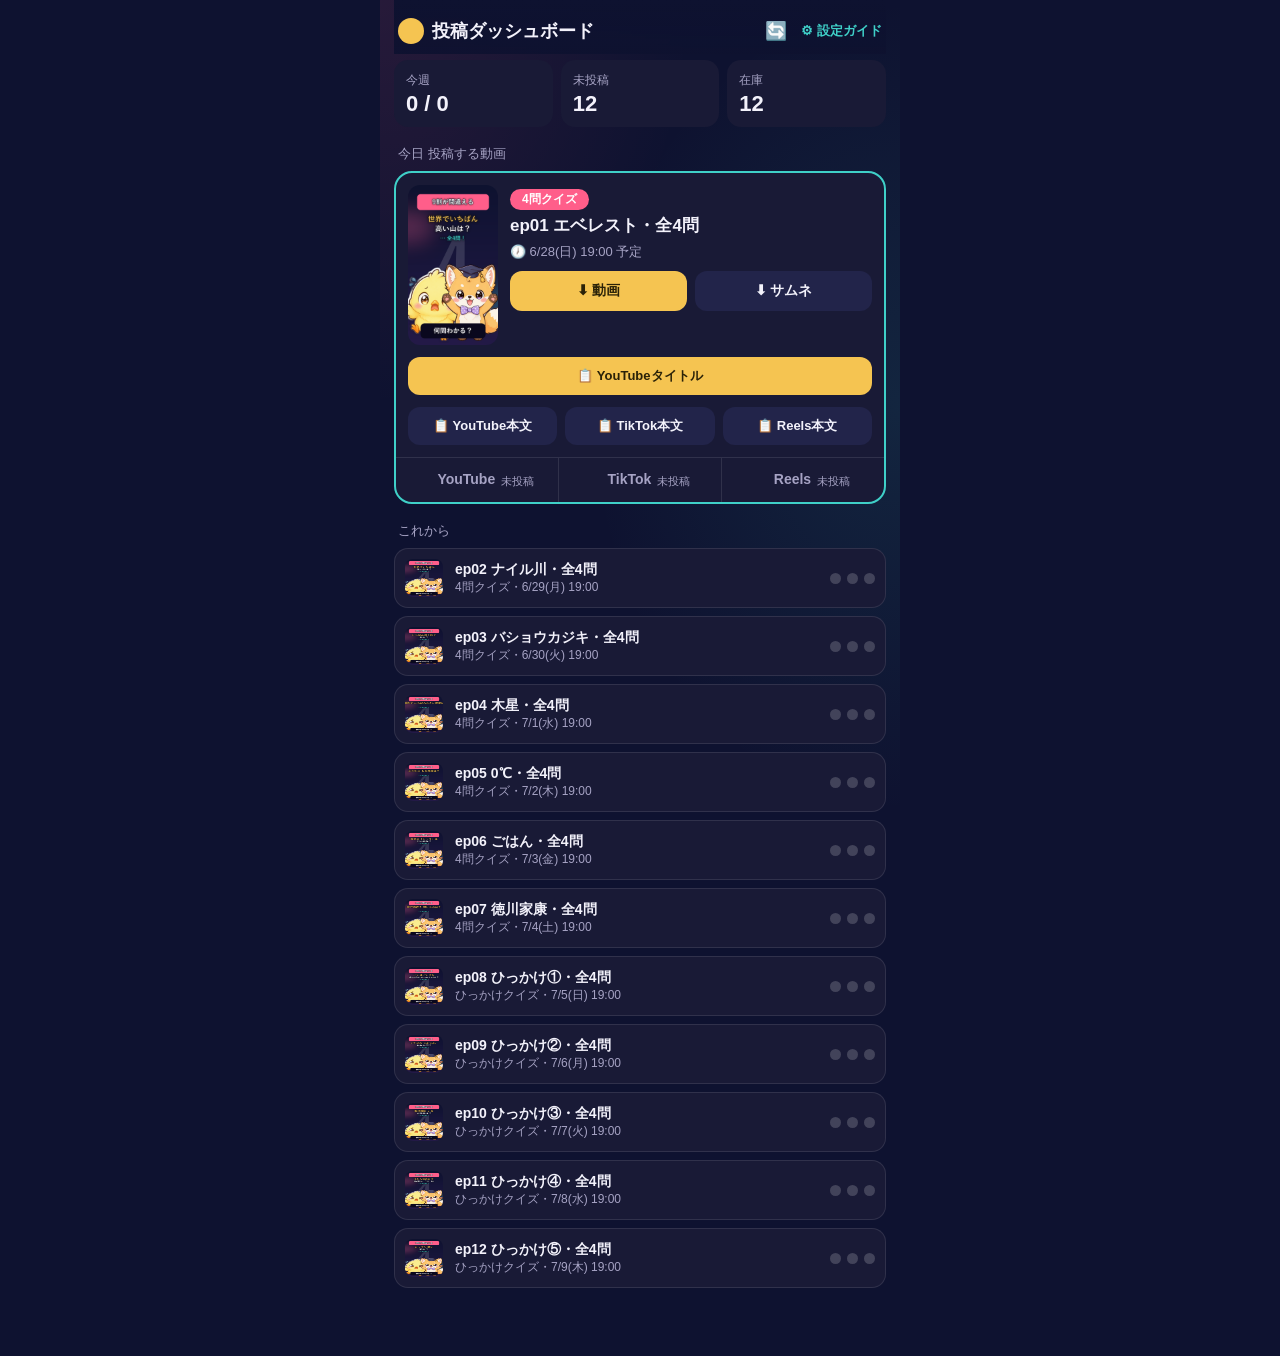
<file: index.html>
<!doctype html>
<html lang="ja">
<head>
<meta charset="utf-8">
<meta name="viewport" content="width=device-width,initial-scale=1,viewport-fit=cover">
<meta name="theme-color" content="#0e1230">
<meta name="apple-mobile-web-app-capable" content="yes">
<meta name="apple-mobile-web-app-status-bar-style" content="black-translucent">
<link rel="apple-touch-icon" href="icon-192.png">
<link rel="manifest" href="manifest.json">
<title>ホー博士のクイズ｜投稿ダッシュボード</title>
<link rel="stylesheet" href="style.css">
</head>
<body>
<header>
  <div class="logo"><span class="dot"></span><span>投稿ダッシュボード</span></div>
  <div style="display:flex;gap:14px;align-items:center">
    <span id="refresh" title="更新" style="color:var(--cyan);cursor:pointer;font-size:18px">🔄</span>
    <a class="streak" id="setuplink" href="setup.html" style="color:var(--cyan);text-decoration:none;font-weight:700">⚙ 設定ガイド</a>
  </div>
</header>

<div class="stats">
  <div class="stat"><span>今週</span><b id="st-week">0 / 0</b></div>
  <div class="stat"><span>未投稿</span><b id="st-todo">0</b></div>
  <div class="stat"><span>在庫</span><b id="st-stock">0</b></div>
</div>

<div id="today-wrap"></div>
<div class="sec" id="up-sec" style="display:none"><span>これから</span></div>
<div id="list"></div>

<div class="toast" id="toast">コピーしました</div>

<script src="app.js"></script>
</body>
</html>
</file>
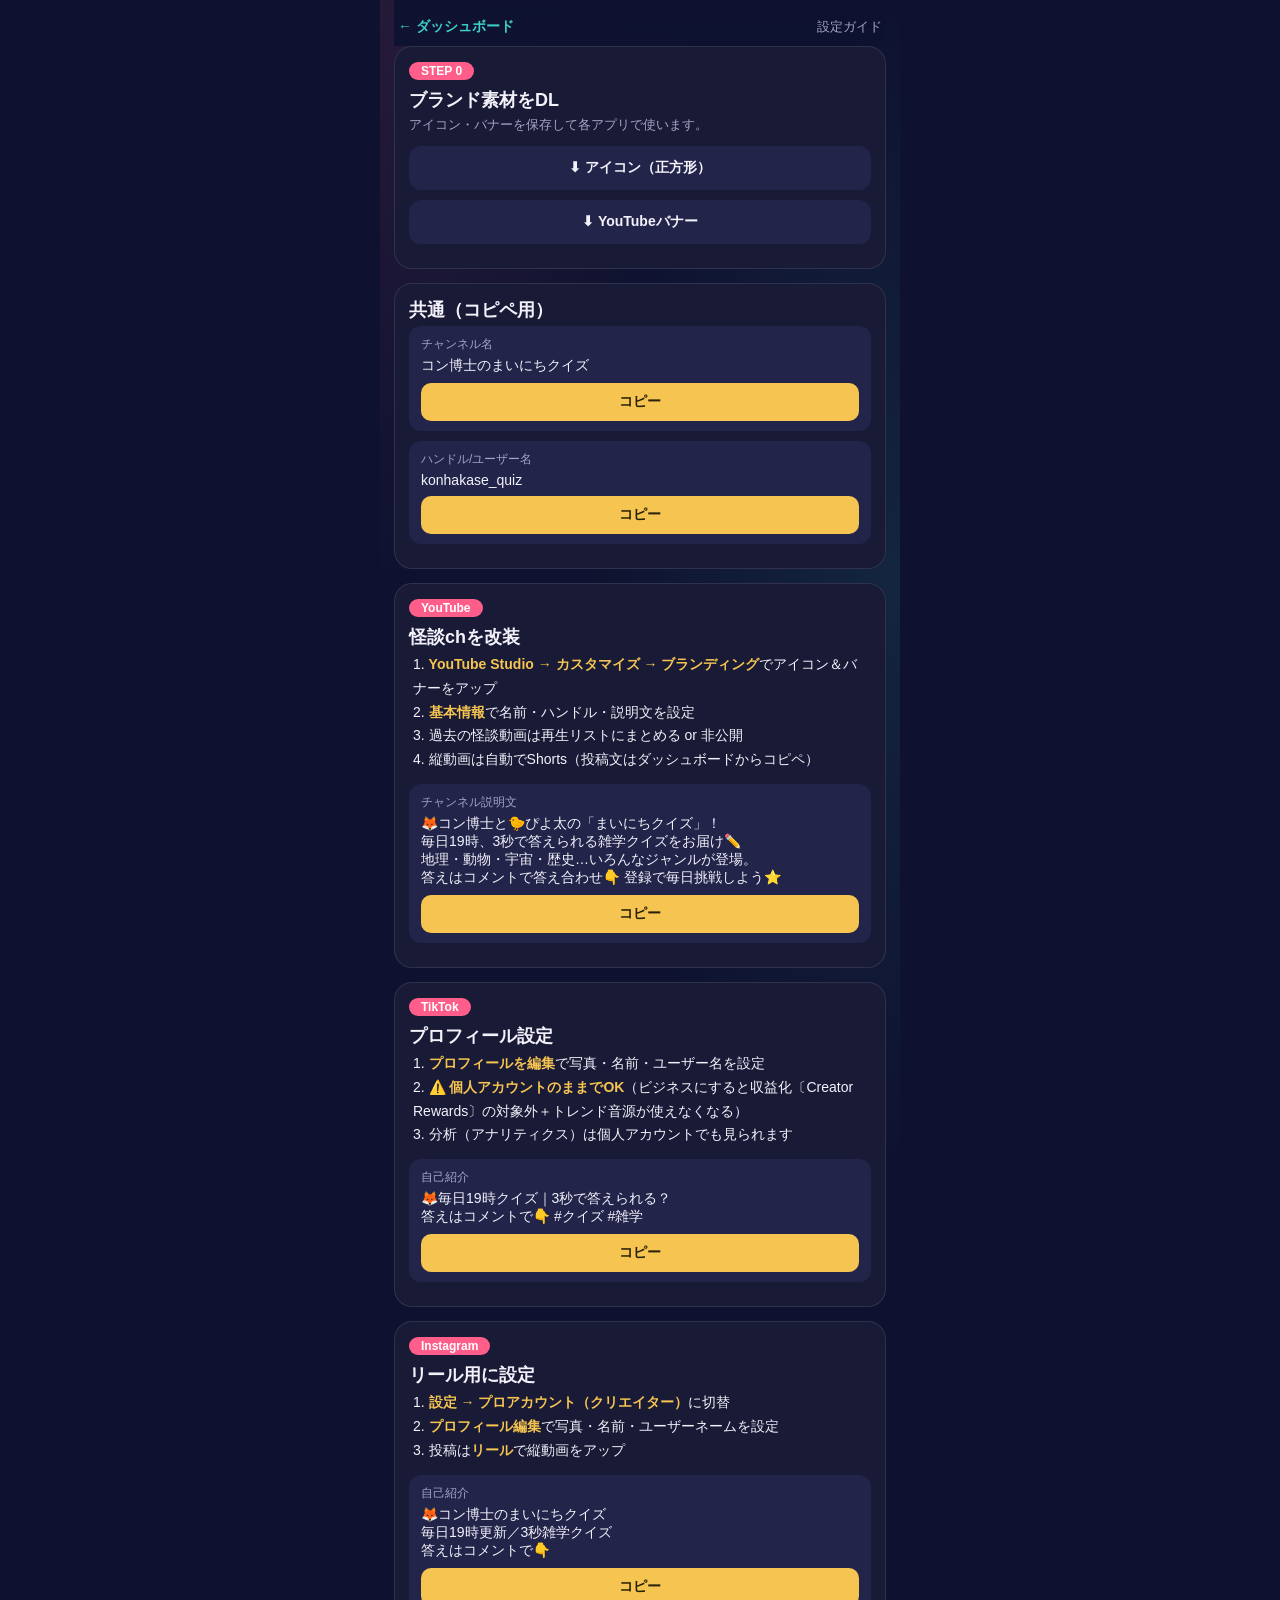
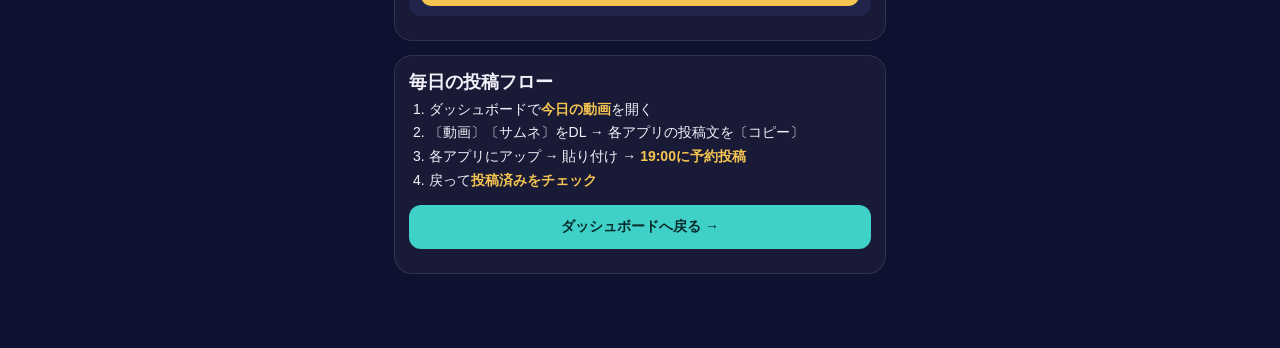
<file: setup.html>
<!doctype html>
<html lang="ja">
<head>
<meta charset="utf-8">
<meta name="viewport" content="width=device-width,initial-scale=1,viewport-fit=cover">
<meta name="theme-color" content="#0e1230">
<title>設定ガイド｜コン博士のまいにちクイズ</title>
<link rel="stylesheet" href="style.css">
<style>
  .back{display:inline-flex;align-items:center;gap:6px;color:var(--cyan);text-decoration:none;font-size:14px;font-weight:700}
  .gsec{background:var(--card);border:1px solid var(--line);border-radius:18px;padding:14px;margin-bottom:14px}
  .gsec h2{font-size:18px;margin:0 0 4px}
  .gsec .lead{font-size:13px;color:var(--mut);margin:0 0 12px}
  .step{font-size:14px;line-height:1.7;margin:0 0 12px;padding-left:4px}
  .step b{color:var(--gold)}
  .copyrow{background:var(--card2);border-radius:12px;padding:10px 12px;margin-bottom:10px}
  .copyrow .lab{font-size:12px;color:var(--mut);margin-bottom:4px}
  .copyrow .ctext{font-size:14px;white-space:pre-wrap;word-break:break-word;margin:0 0 8px;color:var(--txt)}
  .copybtn{width:100%;background:var(--gold);color:#2a2208;border:none;border-radius:10px;
    padding:10px;font-size:14px;font-weight:700}
  .copybtn:active{transform:scale(.97)}
  .dlbtn{display:flex;align-items:center;justify-content:center;gap:8px;background:var(--card2);
    color:var(--txt);text-decoration:none;border-radius:12px;padding:13px;font-weight:700;font-size:14px;margin-bottom:10px}
  .badge{display:inline-block;background:var(--mag);color:#fff;font-size:12px;font-weight:700;padding:2px 12px;border-radius:20px;margin-bottom:8px}
</style>
</head>
<body>
<header><a class="back" href="index.html">← ダッシュボード</a><span class="streak">設定ガイド</span></header>

<div class="gsec">
  <span class="badge">STEP 0</span>
  <h2>ブランド素材をDL</h2>
  <p class="lead">アイコン・バナーを保存して各アプリで使います。</p>
  <a class="dlbtn" href="brand/avatar.png" target="_blank" rel="noopener" download="avatar.png">⬇ アイコン（正方形）</a>
  <a class="dlbtn" href="brand/youtube_banner.png" target="_blank" rel="noopener" download="youtube_banner.png">⬇ YouTubeバナー</a>
</div>

<div class="gsec">
  <h2>共通（コピペ用）</h2>
  <div class="copyrow"><div class="lab">チャンネル名</div><div class="ctext">コン博士のまいにちクイズ</div><button class="copybtn">コピー</button></div>
  <div class="copyrow"><div class="lab">ハンドル/ユーザー名</div><div class="ctext">konhakase_quiz</div><button class="copybtn">コピー</button></div>
</div>

<div class="gsec">
  <span class="badge">YouTube</span>
  <h2>怪談chを改装</h2>
  <p class="step">1. <b>YouTube Studio → カスタマイズ → ブランディング</b>でアイコン＆バナーをアップ<br>
  2. <b>基本情報</b>で名前・ハンドル・説明文を設定<br>
  3. 過去の怪談動画は再生リストにまとめる or 非公開<br>
  4. 縦動画は自動でShorts（投稿文はダッシュボードからコピペ）</p>
  <div class="copyrow"><div class="lab">チャンネル説明文</div><div class="ctext">🦊コン博士と🐤ぴよ太の「まいにちクイズ」！
毎日19時、3秒で答えられる雑学クイズをお届け✏️
地理・動物・宇宙・歴史…いろんなジャンルが登場。
答えはコメントで答え合わせ👇 登録で毎日挑戦しよう⭐</div><button class="copybtn">コピー</button></div>
</div>

<div class="gsec">
  <span class="badge">TikTok</span>
  <h2>プロフィール設定</h2>
  <p class="step">1. <b>プロフィールを編集</b>で写真・名前・ユーザー名を設定<br>
  2. ⚠️ <b>個人アカウントのままでOK</b>（ビジネスにすると収益化〔Creator Rewards〕の対象外＋トレンド音源が使えなくなる）<br>
  3. 分析（アナリティクス）は個人アカウントでも見られます</p>
  <div class="copyrow"><div class="lab">自己紹介</div><div class="ctext">🦊毎日19時クイズ｜3秒で答えられる？
答えはコメントで👇 #クイズ #雑学</div><button class="copybtn">コピー</button></div>
</div>

<div class="gsec">
  <span class="badge">Instagram</span>
  <h2>リール用に設定</h2>
  <p class="step">1. <b>設定 → プロアカウント（クリエイター）</b>に切替<br>
  2. <b>プロフィール編集</b>で写真・名前・ユーザーネームを設定<br>
  3. 投稿は<b>リール</b>で縦動画をアップ</p>
  <div class="copyrow"><div class="lab">自己紹介</div><div class="ctext">🦊コン博士のまいにちクイズ
毎日19時更新／3秒雑学クイズ
答えはコメントで👇</div><button class="copybtn">コピー</button></div>
</div>

<div class="gsec">
  <h2>毎日の投稿フロー</h2>
  <p class="step">1. ダッシュボードで<b>今日の動画</b>を開く<br>
  2. 〔動画〕〔サムネ〕をDL → 各アプリの投稿文を〔コピー〕<br>
  3. 各アプリにアップ → 貼り付け → <b>19:00に予約投稿</b><br>
  4. 戻って<b>投稿済みをチェック</b></p>
  <a class="dlbtn" href="index.html" style="background:var(--cyan);color:#062a2a">ダッシュボードへ戻る →</a>
</div>

<div class="toast" id="toast">コピーしました</div>
<script>
  function toast(m){const t=document.getElementById('toast');t.textContent=m;t.classList.add('show');
    clearTimeout(t._t);t._t=setTimeout(()=>t.classList.remove('show'),1500);}
  document.querySelectorAll('.copybtn').forEach(b=>b.addEventListener('click',async()=>{
    const txt=b.closest('.copyrow').querySelector('.ctext').innerText;
    try{await navigator.clipboard.writeText(txt);}catch(e){const ta=document.createElement('textarea');ta.value=txt;document.body.appendChild(ta);ta.select();document.execCommand('copy');ta.remove();}
    toast('コピーしました');
  }));
</script>
</body>
</html>
</file>
<file: style.css>
:root{
  --navy:#0e1230; --navy2:#1b1640; --card:#191a36; --card2:#22244a;
  --gold:#f5c451; --cyan:#3fd0c8; --mag:#ff5e8a; --txt:#f3f2fb; --mut:#a6a3c4;
  --ok:#3fd07a; --line:rgba(255,255,255,.10);
}
*{box-sizing:border-box;-webkit-tap-highlight-color:transparent}
html,body{margin:0;background:var(--navy);color:var(--txt);
  font-family:-apple-system,BlinkMacSystemFont,"Hiragino Kaku Gothic ProN","Yu Gothic",sans-serif;}
body{max-width:520px;margin:0 auto;padding:0 14px 60px;background:
  radial-gradient(120% 60% at 0% 0%,rgba(255,94,138,.10),transparent 50%),
  radial-gradient(120% 60% at 100% 30%,rgba(63,208,200,.10),transparent 50%),var(--navy);}
header{display:flex;align-items:center;justify-content:space-between;padding:18px 4px 10px;position:sticky;top:0;
  background:linear-gradient(var(--navy),rgba(14,18,48,.92));backdrop-filter:blur(6px);z-index:5}
.logo{display:flex;align-items:center;gap:8px;font-size:18px;font-weight:700}
.logo .dot{width:26px;height:26px;border-radius:50%;background:var(--gold)}
.streak{font-size:13px;color:var(--mut)}
.stats{display:grid;grid-template-columns:repeat(3,1fr);gap:8px;margin:6px 0 16px}
.stat{background:var(--card);border-radius:14px;padding:10px 12px}
.stat b{display:block;font-size:22px;margin-top:2px}
.stat span{font-size:12px;color:var(--mut)}
.sec{font-size:13px;color:var(--mut);margin:18px 4px 8px;display:flex;align-items:center;gap:6px}
.card{background:var(--card);border:1px solid var(--line);border-radius:18px;overflow:hidden;margin-bottom:12px}
.card.today{border:2px solid var(--cyan)}
.crow{display:flex;gap:12px;padding:12px}
.thumb{width:90px;height:160px;border-radius:12px;object-fit:cover;flex-shrink:0;background:var(--card2)}
.cmeta{flex:1;min-width:0}
.ctitle{font-size:17px;font-weight:700}
.cgenre{display:inline-block;background:var(--mag);color:#fff;font-size:12px;font-weight:700;
  padding:2px 12px;border-radius:20px;margin:4px 0}
.ctime{font-size:13px;color:var(--mut);display:flex;align-items:center;gap:5px;margin:6px 0 10px}
.btnrow{display:flex;gap:8px;margin-bottom:8px}
button,.btn{font:inherit;border:none;border-radius:12px;padding:11px 8px;font-size:14px;font-weight:700;
  background:var(--card2);color:var(--txt);cursor:pointer;flex:1;text-align:center;text-decoration:none;
  display:flex;align-items:center;justify-content:center;gap:6px;transition:transform .08s}
button:active,.btn:active{transform:scale(.96)}
.btn.primary{background:var(--gold);color:#2a2208}
.btn.full{width:100%;flex:none}
.copybar{display:flex;gap:8px;padding:0 12px 12px}
.copybar button{font-size:13px;padding:10px 6px}
.toggles{display:flex;border-top:1px solid var(--line)}
.tg{flex:1;padding:13px 0;text-align:center;font-size:14px;font-weight:700;color:var(--mut);
  background:none;border:none;border-right:1px solid var(--line);border-radius:0;cursor:pointer}
.tg:last-child{border-right:none}
.tg.on{color:var(--ok)}
.tg .lab{font-size:11px;display:block;margin-top:2px;font-weight:400}
.mini{display:flex;align-items:center;gap:12px;padding:10px;background:var(--card);
  border:1px solid var(--line);border-radius:14px;margin-bottom:8px}
.mini .sw{width:38px;height:38px;border-radius:8px;flex-shrink:0}
.mini .mt{flex:1;min-width:0}
.mini .mt b{font-size:14px}.mini .mt span{font-size:12px;color:var(--mut);display:block}
.dots{display:flex;gap:6px}
.dots i{width:11px;height:11px;border-radius:50%;background:rgba(255,255,255,.18)}
.dots i.on{background:var(--ok)}
.pill{font-size:11px;color:var(--mut);border:1px solid var(--line);padding:3px 9px;border-radius:20px}
.toast{position:fixed;left:50%;bottom:26px;transform:translateX(-50%) translateY(80px);
  background:var(--ok);color:#062a14;font-weight:700;padding:12px 22px;border-radius:30px;
  opacity:0;transition:.25s;z-index:20;font-size:14px}
.toast.show{opacity:1;transform:translateX(-50%) translateY(0)}
.soon{opacity:.55}
</file>
